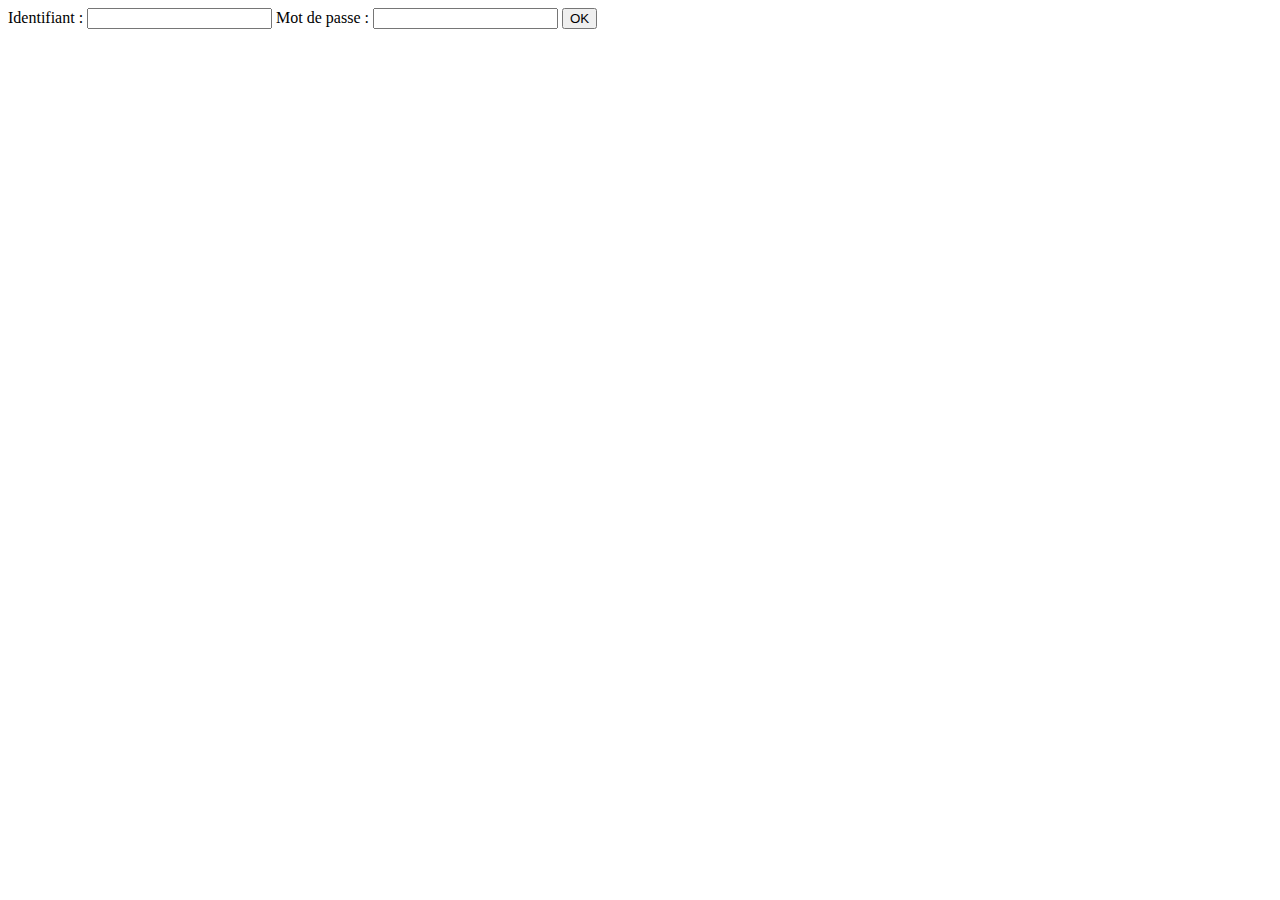
<file: day04/ex01/index.html>
<html>
	<head>
		<title>Formulaire d'identification</title>
	</head>

	<body>
		<form action="create.php" method="post">
			Identifiant : <input type="text" name="login">
			Mot de passe : <input type="password" name="passwd">
			<input type="submit" name="submit" value="OK">
		</form>
	</body>
</html>
</file>
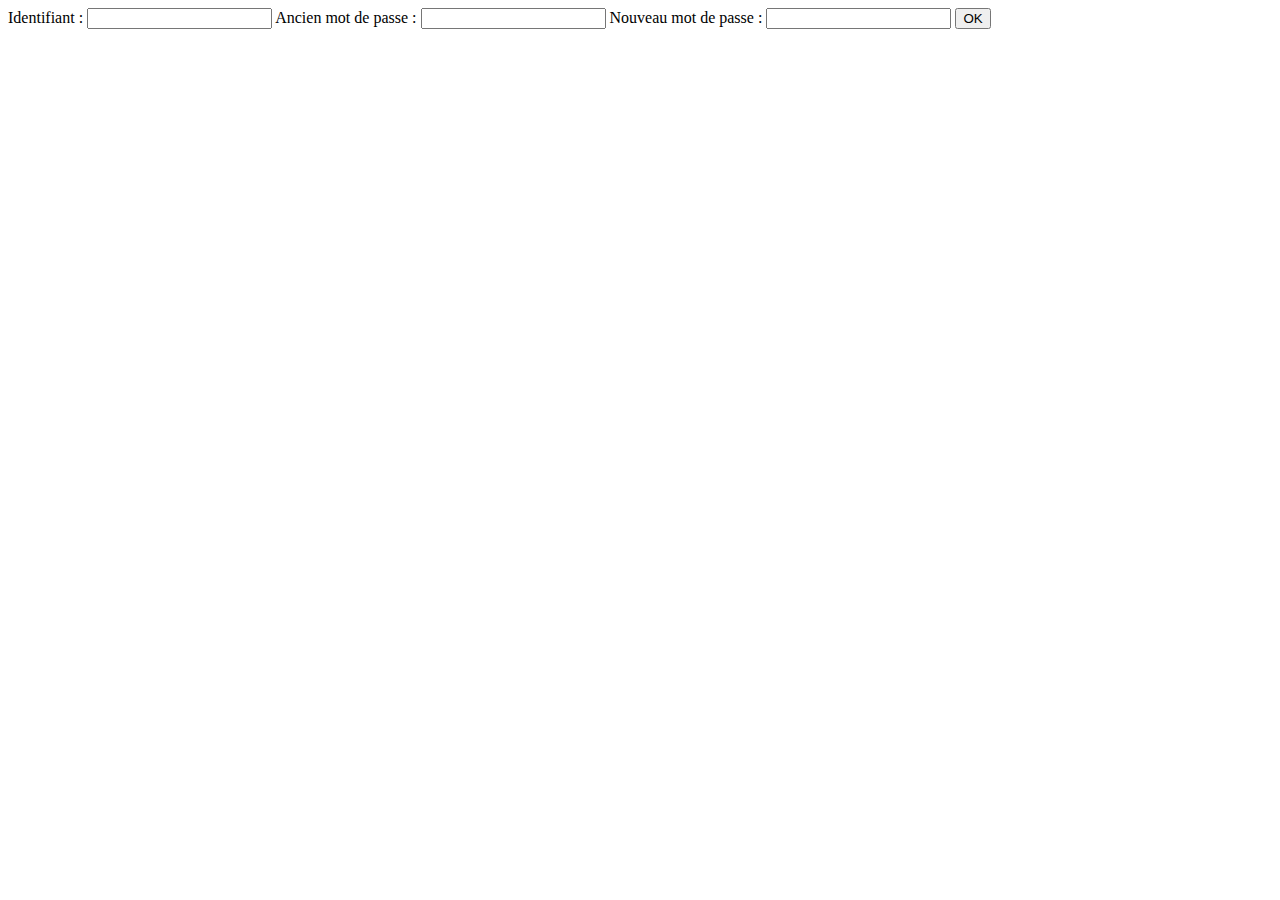
<file: day04/ex02/index.html>
<html>
	<head>
		<title>Formulaire d'identification</title>
	</head>

	<body>
		<form action="modif.php" method="post">
			Identifiant : <input type="text" name="login">
			Ancien mot de passe : <input type="password" name="oldpw">
			Nouveau mot de passe : <input type="password" name="newpw">
			<input type="submit" name="submit"  value="OK">
		</form>
	</body>
</html>
</file>
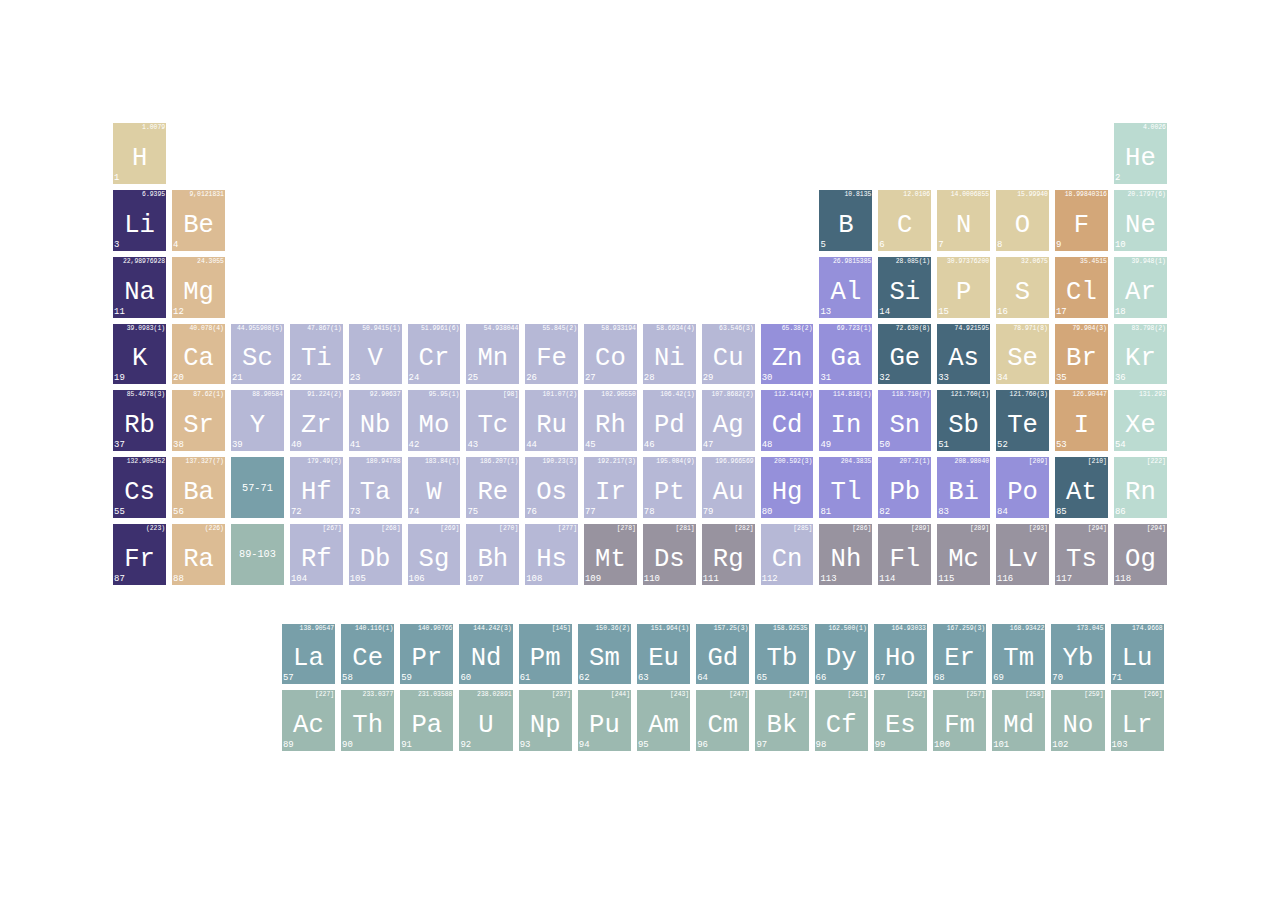
<file: day00/ex01/mendeleiev.html>
<HTML>

	<HEAD>
		<TITLE>Table de Mendeleiev</TITLE>
		<STYLE>

body {
	background-image: url("https://images.unsplash.com/photo-1516452391242-15957b3bb26a?ixlib=rb-0.3.5&ixid=eyJhcHBfaWQiOjEyMDd9&s=30a81ef2764800e13d06c8c32d2b8cf7&auto=format&fit=crop&w=927&q=80");
	background-size: 100%;
	font-family: 'Courier New';
	color: white;
}

	p {
		margin: 0;
		padding:0;
	}

	h1 {
		text-align: center;
		text-transform: uppercase;
		font-size: 4vw;
		margin-bottom:0;
	}

	table {
		margin-left:auto;
		margin-right:auto;
		margin-bottom:1vw;
		table-layout:fixed;
	}

	td {
		width: 4vw;
		height: 4vw;
	}

	.main {
		margin-left: 8%;
		margin-right: 8%;
	}

	.blank {
		vertical-align: bottom;
		text-align:center;
		font-size:1vw;
	}

	.show {
		border-style:solid;
		border-width:0.2vw;
	}

	.num {
		font-size:0.7vw;
		text-align: left;
	}

	.weight {
		font-size:0.5vw;
		text-align: right;
		vertical-align: top;
	}

	.element {
		font-size:2vw;
		text-align: center;
		margin-top:1vw;
	}

	#m_alcalin {background-color:#3D306E;}
	#alc_terreux {background-color:#DCBC94;}
	#lanthanide {background-color:#789FA9;}
	#actinide {background-color:#9CB9B0;}
	#m_transition {background-color:#B6B8D6;}
	#m_pauvre {background-color:#9590DA;}
	#metalloide {background-color:#46687B;}
	#n_metaux {background-color:#DDCFA4;}
	#halogene {background-color:#D3A779;}
	#gaz_noble {background-color:#BBDBD1;}
	#non_classe {background-color:#98939F;}

		</STYLE>
		<HEAD/>

			<BODY>

				<h1>Table de Mendeleiev</h1>
				<div contenteditable="true" class="main">
					<table title="Mendeleiev Table 1">
						<tr title="Numbering">
							<td class="blank">1</td>
							<td class="blank"></td>
							<td class="blank"></td>
							<td class="blank"></td>
							<td class="blank"></td>
							<td class="blank"></td>
							<td class="blank"></td>
							<td class="blank"></td>
							<td class="blank"</td>
							<td class="blank"></td>
							<td class="blank"></td>
							<td class="blank"></td>
							<td class="blank"></td>
							<td class="blank"></td>
							<td class="blank"></td>
							<td class="blank"></td>
							<td class="blank"></td>
							<td class="blank">18</td>
						</tr>
						<tr title="Line 1">
							<td class="show" id="n_metaux"><p class="weight">1.0079</p><p class="element">H</p><p class="num">1</p></td>
							<td class="blank">2</td>
							<td class="blank"></td>
							<td class="blank"></td>
							<td class="blank"></td>
							<td class="blank"></td>
							<td class="blank"></td>
							<td class="blank"></td>
							<td class="blank"></td>
							<td class="blank"></td>
							<td class="blank"></td>
							<td class="blank"></td>
							<td class="blank">13</td>
							<td class="blank">14</td>
							<td class="blank">15</td>
							<td class="blank">16</td>
							<td class="blank">17</td>
							<td class="show" id="gaz_noble"><p class="weight">4.0026</p><p class="element">He</p><p class="num">2</p></td>

						</tr>
						<tr title="Line 2">
							<td class="show" id="m_alcalin"><p class="weight">6.9395</p><p class="element">Li</p><p class="num">3</p></td>
							<td class="show" id="alc_terreux"><p class="weight">9,0121831</p><p class="element">Be</p><p class="num">4</p></td>
							<td class="blank"></td>
							<td class="blank"></td>
							<td class="blank"></td>
							<td class="blank"></td>
							<td class="blank"></td>
							<td class="blank"></td>
							<td class="blank"></td>
							<td class="blank"></td>
							<td class="blank"></td>
							<td class="blank"></td>
							<td class="show" id="metalloide"><p class="weight">10.8135</p><p class="element">B</p><p class="num">5</p></td>
							<td class="show" id="n_metaux"><p class="weight">12.0106</p><p class="element">C</p><p class="num">6</p></td>
							<td class="show" id="n_metaux"><p class="weight">14.0006855</p><p class="element">N</p><p class="num">7</p></td>
							<td class="show" id="n_metaux"><p class="weight">15.99940</p><p class="element">O</p><p class="num">8</p></td>
							<td class="show" id="halogene"><p class="weight">18.99840316</p><p class="element">F</p><p class="num">9</p></td>
							<td class="show" id="gaz_noble"><p class="weight">20.1797(6)</p><p class="element">Ne</p><p class="num">10</p></td>

						</tr>

						<tr title="Line 3">
							<td class="show" id="m_alcalin"><p class="weight">22,98976928</p><p class="element">Na</p><p class="num">11</p></td>
							<td class="show" id="alc_terreux"><p class="weight">24.3055</p><p class="element">Mg</p><p class="num">12</p></td>
							<td class="blank">3</td>
							<td class="blank">4</td>
							<td class="blank">5</td>
							<td class="blank">6</td>
							<td class="blank">7</td>
							<td class="blank">8</td>
							<td class="blank">9</td>
							<td class="blank">10</td>
							<td class="blank">11</td>
							<td class="blank">12</td>
							<td class="show" id="m_pauvre"><p class="weight">26.9815385</p><p class="element">Al</p><p class="num">13</p></td>
							<td class="show" id="metalloide"><p class="weight">28.085(1)</p><p class="element">Si</p><p class="num">14</p></td>
							<td class="show" id="n_metaux"><p class="weight">30.97376200</p><p class="element">P</p><p class="num">15</p></td>
							<td class="show" id="n_metaux"><p class="weight">32.0675</p><p class="element">S</p><p class="num">16</p></td>
							<td class="show" id="halogene"><p class="weight">35.4515</p><p class="element">Cl</p><p class="num">17</p></td>
							<td class="show" id="gaz_noble"><p class="weight">39.948(1)</p><p class="element">Ar</p><p class="num">18</p></td>

						</tr>

						<tr title="Line 4">
							<td class="show" id="m_alcalin"><p class="weight">39.0983(1)</p><p class="element">K</p><p class="num">19</p></td>
							<td class="show" id="alc_terreux"><p class="weight">40.078(4)</p><p class="element">Ca</p><p class="num">20</p></td>
							<td class="show" id="m_transition"><p class="weight">44.955908(5)</p><p class="element">Sc</p><p class="num">21</p></td>
							<td class="show" id="m_transition"><p class="weight">47.867(1)</p><p class="element">Ti</p><p class="num">22</p></td>
							<td class="show" id="m_transition"><p class="weight">50.9415(1)</p><p class="element">V</p><p class="num">23</p></td>
							<td class="show" id="m_transition"><p class="weight">51.9961(6)</p><p class="element">Cr</p><p class="num">24</p></td>
							<td class="show" id="m_transition"><p class="weight">54.938044</p><p class="element">Mn</p><p class="num">25</p></td>
							<td class="show" id="m_transition"><p class="weight">55.845(2)</p><p class="element">Fe</p><p class="num">26</p></td>
							<td class="show" id="m_transition"><p class="weight">58.933194</p><p class="element">Co</p><p class="num">27</p></td>
							<td class="show" id="m_transition"><p class="weight">58.6934(4)</p><p class="element">Ni</p><p class="num">28</p></td>
							<td class="show" id="m_transition"><p class="weight">63.546(3)</p><p class="element">Cu</p><p class="num">29</p></td>
							<td class="show" id="m_pauvre"><p class="weight">65.38(2)</p><p class="element">Zn</p><p class="num">30</p></td>
							<td class="show" id="m_pauvre"><p class="weight">69.723(1)</p><p class="element">Ga</p><p class="num">31</p></td>
							<td class="show" id="metalloide"><p class="weight">72.630(8)</p><p class="element">Ge</p><p class="num">32</p></td>
							<td class="show" id="metalloide"><p class="weight">74.921595</p><p class="element">As</p><p class="num">33</p></td>
							<td class="show" id="n_metaux"><p class="weight">78.971(8)</p><p class="element">Se</p><p class="num">34</p></td>
							<td class="show" id="halogene"><p class="weight">79.904(3)</p><p class="element">Br</p><p class="num">35</p></td>
							<td class="show" id="gaz_noble"><p class="weight">83.798(2)</p><p class="element">Kr</p><p class="num">36</p></td>

						</tr>

						<tr title="Line 5">
							<td class="show" id="m_alcalin"><p class="weight">85.4678(3)</p><p class="element">Rb</p><p class="num">37</p></td>
							<td class="show" id="alc_terreux"><p class="weight">87.62(1)</p><p class="element">Sr</p><p class="num">38</p></td>
							<td class="show" id="m_transition"><p class="weight">88.90584</p><p class="element">Y</p><p class="num">39</p></td>
							<td class="show" id="m_transition"><p class="weight">91.224(2)</p><p class="element">Zr</p><p class="num">40</p></td>
							<td class="show" id="m_transition"><p class="weight">92.90637</p><p class="element">Nb</p><p class="num">41</p></td>
							<td class="show" id="m_transition"><p class="weight">95.95(1)</p><p class="element">Mo</p><p class="num">42</p></td>
							<td class="show" id="m_transition"><p class="weight">[98]</p><p class="element">Tc</p><p class="num">43</p></td>
							<td class="show" id="m_transition"><p class="weight">101.07(2)</p><p class="element">Ru</p><p class="num">44</p></td>
							<td class="show" id="m_transition"><p class="weight">102.90550</p><p class="element">Rh</p><p class="num">45</p></td>
							<td class="show" id="m_transition"><p class="weight">106.42(1)</p><p class="element">Pd</p><p class="num">46</p></td>
							<td class="show" id="m_transition"><p class="weight">107.8682(2)</p><p class="element">Ag</p><p class="num">47</p></td>
							<td class="show" id="m_pauvre"><p class="weight">112.414(4)</p><p class="element">Cd</p><p class="num">48</p></td>
							<td class="show" id="m_pauvre"><p class="weight">114.818(1)</p><p class="element">In</p><p class="num">49</p></td>
							<td class="show" id="m_pauvre"><p class="weight">118.710(7)</p><p class="element">Sn</p><p class="num">50</p></td>
							<td class="show" id="metalloide"><p class="weight">121.760(1)</p><p class="element">Sb</p><p class="num">51</p></td>
							<td class="show" id="metalloide"><p class="weight">121.760(3)</p><p class="element">Te</p><p class="num">52</p></td>
							<td class="show" id="halogene"><p class="weight">126.90447</p><p class="element">I</p><p class="num">53</p></td>
							<td class="show" id="gaz_noble"><p class="weight">131.293</p><p class="element">Xe</p><p class="num">54</p></td>

						</tr>

						<tr title="Line 6">
							<td class="show" id="m_alcalin"><p class="weight">132.905452</p><p class="element">Cs</p><p class="num">55</p></td>
							<td class="show" id="alc_terreux"><p class="weight">137.327(7)</p><p class="element">Ba</p><p class="num">56</p></td>
							<td class="show" id="lanthanide"><p style="text-align:center;font-size:0.8vw">57-71</p></td>
							<td class="show" id="m_transition"><p class="weight">179.49(2)</p><p class="element">Hf</p><p class="num">72</p></td>
							<td class="show" id="m_transition"><p class="weight">180.94788</p><p class="element">Ta</p><p class="num">73</p></td>
							<td class="show" id="m_transition"><p class="weight">183.84(1)</p><p class="element">W</p><p class="num">74</p></td>
							<td class="show" id="m_transition"><p class="weight">186.207(1)</p><p class="element">Re</p><p class="num">75</p></td>
							<td class="show" id="m_transition"><p class="weight">190.23(3)</p><p class="element">Os</p><p class="num">76</p></td>
							<td class="show" id="m_transition"><p class="weight">192.217(3)</p><p class="element">Ir</p><p class="num">77</p></td>
							<td class="show" id="m_transition"><p class="weight">195.084(9)</p><p class="element">Pt</p><p class="num">78</p></td>
							<td class="show" id="m_transition"><p class="weight">196.966569</p><p class="element">Au</p><p class="num">79</p></td>
							<td class="show" id="m_pauvre"><p class="weight">200.592(3)</p><p class="element">Hg</p><p class="num">80</p></td>
							<td class="show" id="m_pauvre"><p class="weight">204.3835</p><p class="element">Tl</p><p class="num">81</p></td>
							<td class="show" id="m_pauvre"><p class="weight">207.2(1)</p><p class="element">Pb</p><p class="num">82</p></td>
							<td class="show" id="m_pauvre"><p class="weight">208.98040</p><p class="element">Bi</p><p class="num">83</p></td>
							<td class="show" id="m_pauvre"><p class="weight">[209]</p><p class="element">Po</p><p class="num">84</p></td>
							<td class="show" id="metalloide"><p class="weight">[210]</p><p class="element">At</p><p class="num">85</p></td>
							<td class="show" id="gaz_noble"><p class="weight">[222]</p><p class="element">Rn</p><p class="num">86</p></td>

						</tr>
						<tr title="line 7">
							<td class="show" id="m_alcalin"><p class="weight">(223)</p><p class="element">Fr</p><p class="num">87</p></td>
							<td class="show" id="alc_terreux"><p class="weight">(226)</p><p class="element">Ra</p><p class="num">88</p></td>
							<td class="show" id="actinide"><p style="text-align:center;font-size:0.8vw" >89-103</p></td>
							<td class="show" id="m_transition"><p class="weight">[267]</p><p class="element">Rf</p><p class="num">104</p></td>
							<td class="show" id="m_transition"><p class="weight">[268]</p><p class="element">Db</p><p class="num">105</p></td>
							<td class="show" id="m_transition"><p class="weight">[269]</p><p class="element">Sg</p><p class="num">106</p></td>
							<td class="show" id="m_transition"><p class="weight">[270]</p><p class="element">Bh</p><p class="num">107</p></td>
							<td class="show" id="m_transition"><p class="weight">[277]</p><p class="element">Hs</p><p class="num">108</p></td>
							<td class="show" id="non_classe"><p class="weight">[278]</p><p class="element">Mt</p><p class="num">109</p></td>
							<td class="show" id="non_classe"><p class="weight">[281]</p><p class="element">Ds</p><p class="num">110</p></td>
							<td class="show" id="non_classe"><p class="weight">[282]</p><p class="element">Rg</p><p class="num">111</p></td>
							<td class="show" id="m_transition"><p class="weight">[285]</p><p class="element">Cn</p><p class="num">112</p></td>
							<td class="show" id="non_classe"><p class="weight">[286]</p><p class="element">Nh</p><p class="num">113</p></td>
							<td class="show" id="non_classe"><p class="weight">[289]</p><p class="element">Fl</p><p class="num">114</p></td>
							<td class="show" id="non_classe"><p class="weight">[289]</p><p class="element">Mc</p><p class="num">115</p></td>
							<td class="show" id="non_classe"><p class="weight">[293]</p><p class="element">Lv</p><p class="num">116</p></td>
							<td class="show" id="non_classe"><p class="weight">[294]</p><p class="element">Ts</p><p class="num">117</p></td>
							<td class="show" id="non_classe"><p class="weight">[294]</p><p class="element">Og</p><p class="num">118</p></td>
						</tr>

					</table>	

					</br>

					<table title="Mendeleiev Table 2">
						<tr title="line 8">
							<td class="blank"></td>
							<td class="blank"></td>
							<td class="blank"></td>
							<td class="show" id="lanthanide"><p class="weight">138.90547</p><p class="element">La</p><p class="num">57</p></td>
							<td class="show" id="lanthanide"><p class="weight">140.116(1)</p><p class="element">Ce</p><p class="num">58</p></td>
							<td class="show" id="lanthanide"><p class="weight">140.90766</p><p class="element">Pr</p><p class="num">59</p></td>
							<td class="show" id="lanthanide"><p class="weight">144.242(3)</p><p class="element">Nd</p><p class="num">60</p></td>
							<td class="show" id="lanthanide"><p class="weight">[145]</p><p class="element">Pm</p><p class="num">61</p></td>
							<td class="show" id="lanthanide"><p class="weight">150.36(2)</p><p class="element">Sm</p><p class="num">62</p></td>
							<td class="show" id="lanthanide"><p class="weight">151.964(1)</p><p class="element">Eu</p><p class="num">63</p></td>
							<td class="show" id="lanthanide"><p class="weight">157.25(3)</p><p class="element">Gd</p><p class="num">64</p></td>
							<td class="show" id="lanthanide"><p class="weight">158.92535</p><p class="element">Tb</p><p class="num">65</p></td>
							<td class="show" id="lanthanide"><p class="weight">162.500(1)</p><p class="element">Dy</p><p class="num">66</p></td>
							<td class="show" id="lanthanide"><p class="weight">164.93033</p><p class="element">Ho</p><p class="num">67</p></td>
							<td class="show" id="lanthanide"><p class="weight">167.259(3)</p><p class="element">Er</p><p class="num">68</p></td>
							<td class="show" id="lanthanide"><p class="weight">168.93422</p><p class="element">Tm</p><p class="num">69</p></td>
							<td class="show" id="lanthanide"><p class="weight">173.045</p><p class="element">Yb</p><p class="num">70</p></td>
							<td class="show" id="lanthanide"><p class="weight">174.9668</p><p class="element">Lu</p><p class="num">71</p></td>
						</tr>
						<tr title="line 9">
							<td class="blank"></td>
							<td class="blank"></td>
							<td class="blank"></td>
							<td class="show" id="actinide"><p class="weight">[227]</p><p class="element">Ac</p><p class="num">89</p></td>
							<td class="show" id="actinide"><p class="weight">233.0377</p><p class="element">Th</p><p class="num">90</p></td>
							<td class="show" id="actinide"><p class="weight">231.03588</p><p class="element">Pa</p><p class="num">91</p></td>
							<td class="show" id="actinide"><p class="weight">238.02891</p><p class="element">U</p><p class="num">92</p></td>
							<td class="show" id="actinide"><p class="weight">[237]</p><p class="element">Np</p><p class="num">93</p></td>
							<td class="show" id="actinide"><p class="weight">[244]</p><p class="element">Pu</p><p class="num">94</p></td>
							<td class="show" id="actinide"><p class="weight">[243]</p><p class="element">Am</p><p class="num">95</p></td>
							<td class="show" id="actinide"><p class="weight">[247]</p><p class="element">Cm</p><p class="num">96</p></td>
							<td class="show" id="actinide"><p class="weight">[247]</p><p class="element">Bk</p><p class="num">97</p></td>
							<td class="show" id="actinide"><p class="weight">[251]</p><p class="element">Cf</p><p class="num">98</p></td>
							<td class="show" id="actinide"><p class="weight">[252]</p><p class="element">Es</p><p class="num">99</p></td>
							<td class="show" id="actinide"><p class="weight">[257]</p><p class="element">Fm</p><p class="num">100</p></td>
							<td class="show" id="actinide"><p class="weight">[258]</p><p class="element">Md</p><p class="num">101</p></td>
							<td class="show" id="actinide"><p class="weight">[259]</p><p class="element">No</p><p class="num">102</p></td>
							<td class="show" id="actinide"><p class="weight">[266]</p><p class="element">Lr</p><p class="num">103</p></td>
						</tr>

					</table>
				</div>


			</BODY>

</HTML>
</file>
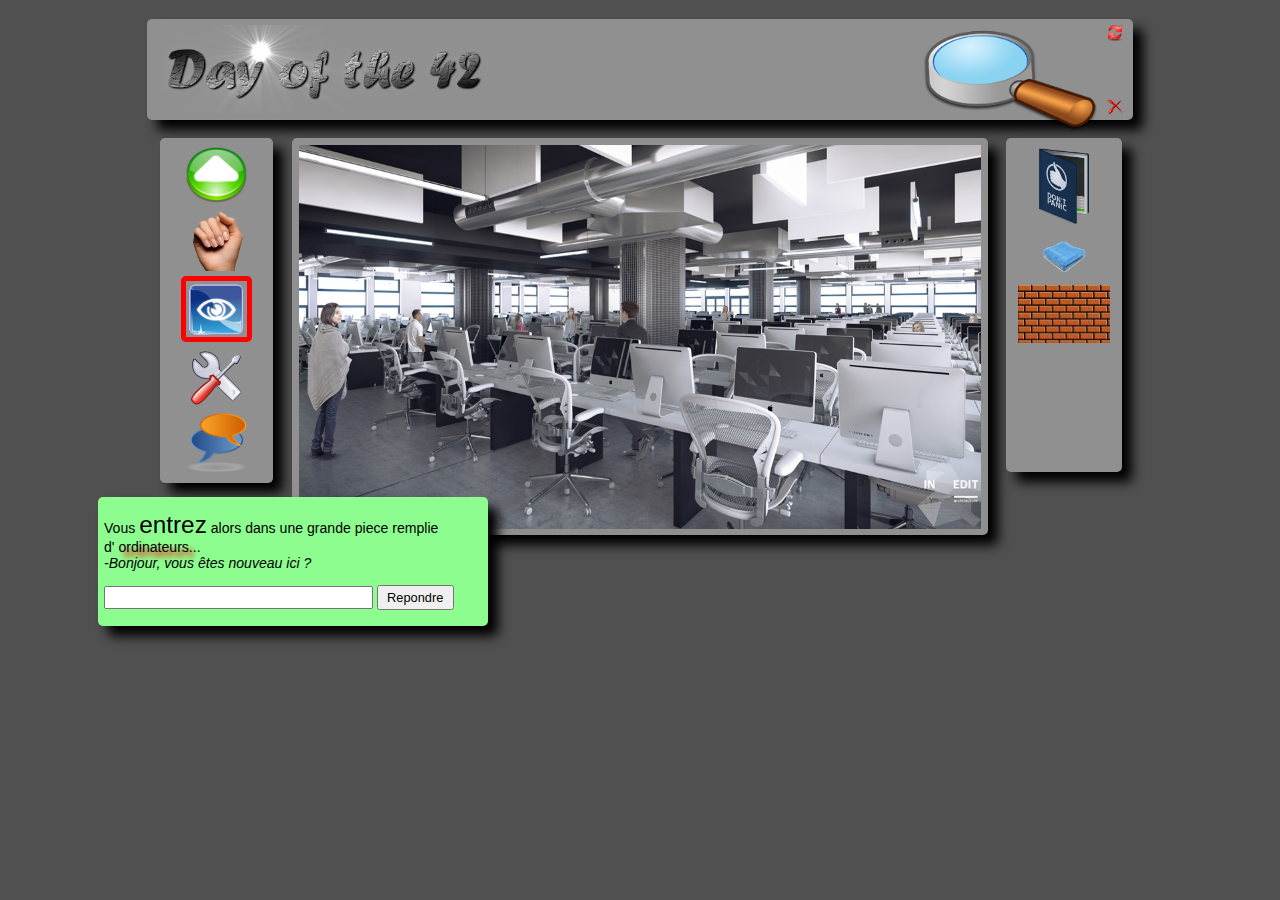
<file: day00/ex02/doft.html>
<HTML>

<HEAD>
	<TITLE>Day of the 42</TITLE>
	<LINK rel="stylesheet" type="text/css" href="doft.css">
</HEAD>

<BODY>
	<div id="box" class="header" title="header">
		<img class="img42" src="resources/day_of_the_42.png" alt="Logo">
		<div class="header3" title="header3/3">
			<a href="http://disney.com/" alt="Disney.com">
				<img class ="imgreload" src="resources/reload.png" alt="Reload" title="Recommencer au debut">
			</a>
			<a href="https://www.relaischateaux.com/fr/" alt="Relaischateaux.com">
				<img class ="imgclose" src="resources/close.gif" alt="Close" title="Deconnecter">
			</a>
		</div>
		<div class="header2" title="header2/3">
			<img class="imgloupe" src="resources/loupe.png" alt="Loupe">
		</div>
	</div>
	<div id ="box" class="left" title="Actions de gauche">
		<img class="imgbutton"src="resources/arrow.png" alt="Avancer">
		<img class="imgbutton" src="resources/main.png" alt="Prendre">
		<img class="imgoeil" src="resources/oeil.png" alt="Regarder">
		<img class="imgbutton" src="resources/outil.png" alt="Utiliser">
		<img class="imgbutton" src="resources/chat-icon.png" alt="Parler">
	</div>
	<div id="box" class="middle" title="Image centrale">
		<a href="https://www.apple.com/" alt="Apple.com"> 
			 <div class="areamac" title="Lien mac"></div>
		</a>
		<a href="http://www.ikea.com/" alt="Ikea.com"> 
			<div class="areachair" title="Lien chaise"></div>
		</a>
		<img width="100%" src="resources/cluster.jpg" alt="Cluster">
	</div>
	<div id ="box" class="right" title="Actions de droite">
		<img class="imgbutton"src="resources/book.png" alt="Livre">
		<img class="imgbutton"src="resources/towel.png" alt="Serviette">
		<div class="wall"></div>
	</div>
	<div  class="form" title="Formulaire">
		<p>
			Vous <span style="font-size:1.9vw">entrez</span> alors dans une grande piece remplie d'
			<span class="textshadow">ordinateurs</span>...
			</br><i>-Bonjour, vous &ecirctes nouveau ici ?</i>
		</p>
		<form>
			<input type="text" name="reponse"/>
			<button>Repondre</button>
		</form>
	</div>
</BODY>
</HTML>
</file>
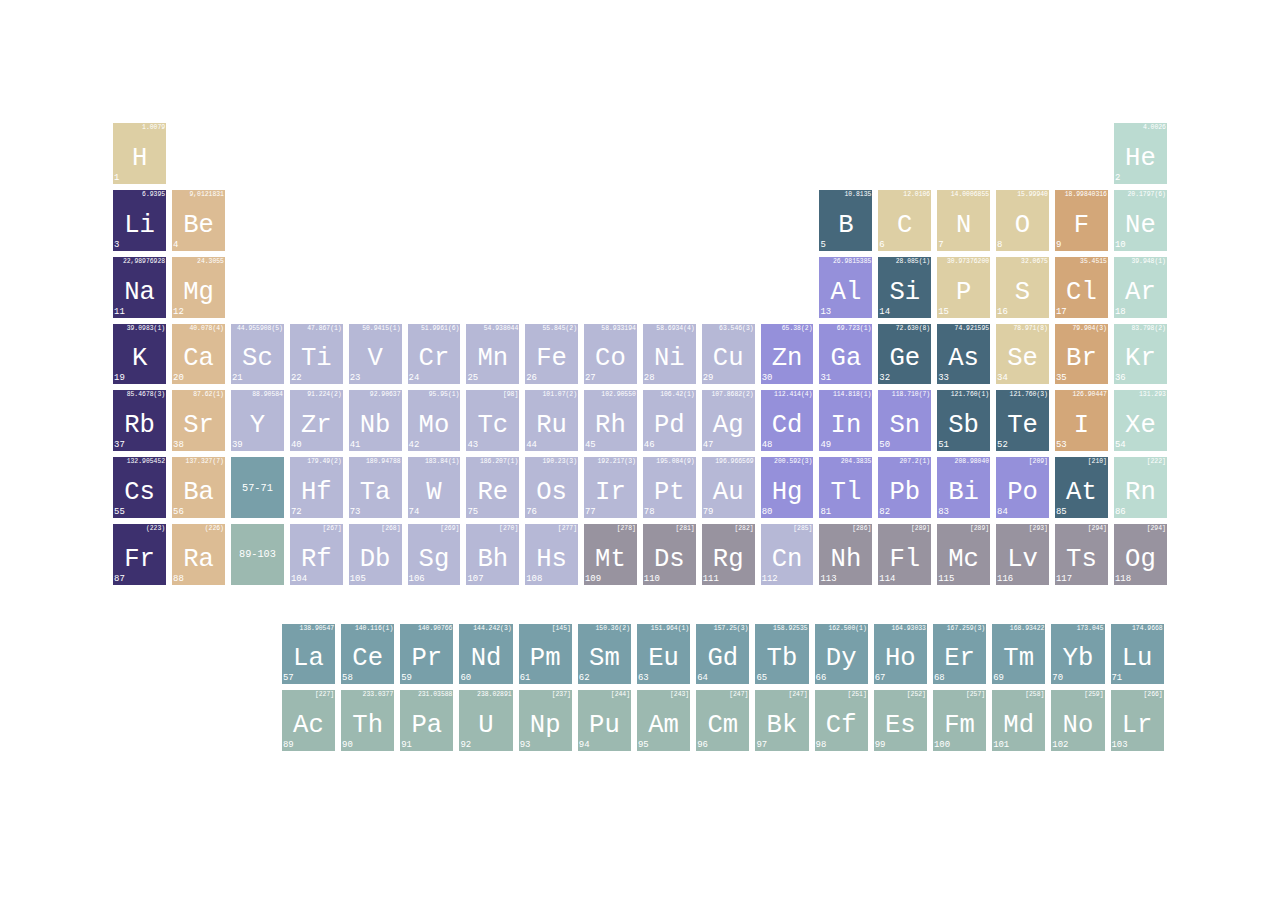
<file: day00/ex03/responsive.html>
<HTML>

<HEAD>
	<TITLE>Table de Mendeleiev</TITLE>
	<LINK rel="stylesheet" type="text/css" href="responsive.css"/>
<HEAD/>

<BODY>
	<h1>Table de Mendeleiev</h1>
	<div contenteditable="true" class="main">
		<table title="Mendeleiev Table 1">
			<tr title="Numbering">
				<td class="blank">1</td>
				<td class="blank"></td>
				<td class="blank"></td>
				<td class="blank"></td>
				<td class="blank"></td>
				<td class="blank"></td>
				<td class="blank"></td>
				<td class="blank"></td>
				<td class="blank"</td>
				<td class="blank"></td>
				<td class="blank"></td>
				<td class="blank"></td>
				<td class="blank"></td>
				<td class="blank"></td>
				<td class="blank"></td>
				<td class="blank"></td>
				<td class="blank"></td>
				<td class="blank">18</td>
			</tr>
			<tr title="Line 1">
				<td class="show" id="n_metaux"><p class="weight">1.0079</p><p class="element">H</p><p class="num">1</p></td>
				<td class="blank">2</td>
				<td class="blank"></td>
				<td class="blank"></td>
				<td class="blank"></td>
				<td class="blank"></td>
				<td class="blank"></td>
				<td class="blank"></td>
				<td class="blank"></td>
				<td class="blank"></td>
				<td class="blank"></td>
				<td class="blank"></td>
				<td class="blank">13</td>
				<td class="blank">14</td>
				<td class="blank">15</td>
				<td class="blank">16</td>
				<td class="blank">17</td>
				<td class="show" id="gaz_noble"><p class="weight">4.0026</p><p class="element">He</p><p class="num">2</p></td>

			</tr>
			<tr title="Line 2">
				<td class="show" id="m_alcalin"><p class="weight">6.9395</p><p class="element">Li</p><p class="num">3</p></td>
				<td class="show" id="alc_terreux"><p class="weight">9,0121831</p><p class="element">Be</p><p class="num">4</p></td>
				<td class="blank"></td>
				<td class="blank"></td>
				<td class="blank"></td>
				<td class="blank"></td>
				<td class="blank"></td>
				<td class="blank"></td>
				<td class="blank"></td>
				<td class="blank"></td>
				<td class="blank"></td>
				<td class="blank"></td>
				<td class="show" id="metalloide"><p class="weight">10.8135</p><p class="element">B</p><p class="num">5</p></td>
				<td class="show" id="n_metaux"><p class="weight">12.0106</p><p class="element">C</p><p class="num">6</p></td>
				<td class="show" id="n_metaux"><p class="weight">14.0006855</p><p class="element">N</p><p class="num">7</p></td>
				<td class="show" id="n_metaux"><p class="weight">15.99940</p><p class="element">O</p><p class="num">8</p></td>
				<td class="show" id="halogene"><p class="weight">18.99840316</p><p class="element">F</p><p class="num">9</p></td>
				<td class="show" id="gaz_noble"><p class="weight">20.1797(6)</p><p class="element">Ne</p><p class="num">10</p></td>

			</tr>

			<tr title="Line 3">
				<td class="show" id="m_alcalin"><p class="weight">22,98976928</p><p class="element">Na</p><p class="num">11</p></td>
				<td class="show" id="alc_terreux"><p class="weight">24.3055</p><p class="element">Mg</p><p class="num">12</p></td>
				<td class="blank">3</td>
				<td class="blank">4</td>
				<td class="blank">5</td>
				<td class="blank">6</td>
				<td class="blank">7</td>
				<td class="blank">8</td>
				<td class="blank">9</td>
				<td class="blank">10</td>
				<td class="blank">11</td>
				<td class="blank">12</td>
				<td class="show" id="m_pauvre"><p class="weight">26.9815385</p><p class="element">Al</p><p class="num">13</p></td>
				<td class="show" id="metalloide"><p class="weight">28.085(1)</p><p class="element">Si</p><p class="num">14</p></td>
				<td class="show" id="n_metaux"><p class="weight">30.97376200</p><p class="element">P</p><p class="num">15</p></td>
				<td class="show" id="n_metaux"><p class="weight">32.0675</p><p class="element">S</p><p class="num">16</p></td>
				<td class="show" id="halogene"><p class="weight">35.4515</p><p class="element">Cl</p><p class="num">17</p></td>
				<td class="show" id="gaz_noble"><p class="weight">39.948(1)</p><p class="element">Ar</p><p class="num">18</p></td>

			</tr>

			<tr title="Line 4">
				<td class="show" id="m_alcalin"><p class="weight">39.0983(1)</p><p class="element">K</p><p class="num">19</p></td>
				<td class="show" id="alc_terreux"><p class="weight">40.078(4)</p><p class="element">Ca</p><p class="num">20</p></td>
				<td class="show" id="m_transition"><p class="weight">44.955908(5)</p><p class="element">Sc</p><p class="num">21</p></td>
				<td class="show" id="m_transition"><p class="weight">47.867(1)</p><p class="element">Ti</p><p class="num">22</p></td>
				<td class="show" id="m_transition"><p class="weight">50.9415(1)</p><p class="element">V</p><p class="num">23</p></td>
				<td class="show" id="m_transition"><p class="weight">51.9961(6)</p><p class="element">Cr</p><p class="num">24</p></td>
				<td class="show" id="m_transition"><p class="weight">54.938044</p><p class="element">Mn</p><p class="num">25</p></td>
				<td class="show" id="m_transition"><p class="weight">55.845(2)</p><p class="element">Fe</p><p class="num">26</p></td>
				<td class="show" id="m_transition"><p class="weight">58.933194</p><p class="element">Co</p><p class="num">27</p></td>
				<td class="show" id="m_transition"><p class="weight">58.6934(4)</p><p class="element">Ni</p><p class="num">28</p></td>
				<td class="show" id="m_transition"><p class="weight">63.546(3)</p><p class="element">Cu</p><p class="num">29</p></td>
				<td class="show" id="m_pauvre"><p class="weight">65.38(2)</p><p class="element">Zn</p><p class="num">30</p></td>
				<td class="show" id="m_pauvre"><p class="weight">69.723(1)</p><p class="element">Ga</p><p class="num">31</p></td>
				<td class="show" id="metalloide"><p class="weight">72.630(8)</p><p class="element">Ge</p><p class="num">32</p></td>
				<td class="show" id="metalloide"><p class="weight">74.921595</p><p class="element">As</p><p class="num">33</p></td>
				<td class="show" id="n_metaux"><p class="weight">78.971(8)</p><p class="element">Se</p><p class="num">34</p></td>
				<td class="show" id="halogene"><p class="weight">79.904(3)</p><p class="element">Br</p><p class="num">35</p></td>
				<td class="show" id="gaz_noble"><p class="weight">83.798(2)</p><p class="element">Kr</p><p class="num">36</p></td>

			</tr>

			<tr title="Line 5">
				<td class="show" id="m_alcalin"><p class="weight">85.4678(3)</p><p class="element">Rb</p><p class="num">37</p></td>
				<td class="show" id="alc_terreux"><p class="weight">87.62(1)</p><p class="element">Sr</p><p class="num">38</p></td>
				<td class="show" id="m_transition"><p class="weight">88.90584</p><p class="element">Y</p><p class="num">39</p></td>
				<td class="show" id="m_transition"><p class="weight">91.224(2)</p><p class="element">Zr</p><p class="num">40</p></td>
				<td class="show" id="m_transition"><p class="weight">92.90637</p><p class="element">Nb</p><p class="num">41</p></td>
				<td class="show" id="m_transition"><p class="weight">95.95(1)</p><p class="element">Mo</p><p class="num">42</p></td>
				<td class="show" id="m_transition"><p class="weight">[98]</p><p class="element">Tc</p><p class="num">43</p></td>
				<td class="show" id="m_transition"><p class="weight">101.07(2)</p><p class="element">Ru</p><p class="num">44</p></td>
				<td class="show" id="m_transition"><p class="weight">102.90550</p><p class="element">Rh</p><p class="num">45</p></td>
				<td class="show" id="m_transition"><p class="weight">106.42(1)</p><p class="element">Pd</p><p class="num">46</p></td>
				<td class="show" id="m_transition"><p class="weight">107.8682(2)</p><p class="element">Ag</p><p class="num">47</p></td>
				<td class="show" id="m_pauvre"><p class="weight">112.414(4)</p><p class="element">Cd</p><p class="num">48</p></td>
				<td class="show" id="m_pauvre"><p class="weight">114.818(1)</p><p class="element">In</p><p class="num">49</p></td>
				<td class="show" id="m_pauvre"><p class="weight">118.710(7)</p><p class="element">Sn</p><p class="num">50</p></td>
				<td class="show" id="metalloide"><p class="weight">121.760(1)</p><p class="element">Sb</p><p class="num">51</p></td>
				<td class="show" id="metalloide"><p class="weight">121.760(3)</p><p class="element">Te</p><p class="num">52</p></td>
				<td class="show" id="halogene"><p class="weight">126.90447</p><p class="element">I</p><p class="num">53</p></td>
				<td class="show" id="gaz_noble"><p class="weight">131.293</p><p class="element">Xe</p><p class="num">54</p></td>

			</tr>

			<tr title="Line 6">
				<td class="show" id="m_alcalin"><p class="weight">132.905452</p><p class="element">Cs</p><p class="num">55</p></td>
				<td class="show" id="alc_terreux"><p class="weight">137.327(7)</p><p class="element">Ba</p><p class="num">56</p></td>
				<td class="show" id="lanthanide"><p style="text-align:center;font-size:0.8vw">57-71</p></td>
				<td class="show" id="m_transition"><p class="weight">179.49(2)</p><p class="element">Hf</p><p class="num">72</p></td>
				<td class="show" id="m_transition"><p class="weight">180.94788</p><p class="element">Ta</p><p class="num">73</p></td>
				<td class="show" id="m_transition"><p class="weight">183.84(1)</p><p class="element">W</p><p class="num">74</p></td>
				<td class="show" id="m_transition"><p class="weight">186.207(1)</p><p class="element">Re</p><p class="num">75</p></td>
				<td class="show" id="m_transition"><p class="weight">190.23(3)</p><p class="element">Os</p><p class="num">76</p></td>
				<td class="show" id="m_transition"><p class="weight">192.217(3)</p><p class="element">Ir</p><p class="num">77</p></td>
				<td class="show" id="m_transition"><p class="weight">195.084(9)</p><p class="element">Pt</p><p class="num">78</p></td>
				<td class="show" id="m_transition"><p class="weight">196.966569</p><p class="element">Au</p><p class="num">79</p></td>
				<td class="show" id="m_pauvre"><p class="weight">200.592(3)</p><p class="element">Hg</p><p class="num">80</p></td>
				<td class="show" id="m_pauvre"><p class="weight">204.3835</p><p class="element">Tl</p><p class="num">81</p></td>
				<td class="show" id="m_pauvre"><p class="weight">207.2(1)</p><p class="element">Pb</p><p class="num">82</p></td>
				<td class="show" id="m_pauvre"><p class="weight">208.98040</p><p class="element">Bi</p><p class="num">83</p></td>
				<td class="show" id="m_pauvre"><p class="weight">[209]</p><p class="element">Po</p><p class="num">84</p></td>
				<td class="show" id="metalloide"><p class="weight">[210]</p><p class="element">At</p><p class="num">85</p></td>
				<td class="show" id="gaz_noble"><p class="weight">[222]</p><p class="element">Rn</p><p class="num">86</p></td>

			</tr>
			<tr title="line 7">
				<td class="show" id="m_alcalin"><p class="weight">(223)</p><p class="element">Fr</p><p class="num">87</p></td>
				<td class="show" id="alc_terreux"><p class="weight">(226)</p><p class="element">Ra</p><p class="num">88</p></td>
				<td class="show" id="actinide"><p style="text-align:center;font-size:0.8vw" >89-103</p></td>
				<td class="show" id="m_transition"><p class="weight">[267]</p><p class="element">Rf</p><p class="num">104</p></td>
				<td class="show" id="m_transition"><p class="weight">[268]</p><p class="element">Db</p><p class="num">105</p></td>
				<td class="show" id="m_transition"><p class="weight">[269]</p><p class="element">Sg</p><p class="num">106</p></td>
				<td class="show" id="m_transition"><p class="weight">[270]</p><p class="element">Bh</p><p class="num">107</p></td>
				<td class="show" id="m_transition"><p class="weight">[277]</p><p class="element">Hs</p><p class="num">108</p></td>
				<td class="show" id="non_classe"><p class="weight">[278]</p><p class="element">Mt</p><p class="num">109</p></td>
				<td class="show" id="non_classe"><p class="weight">[281]</p><p class="element">Ds</p><p class="num">110</p></td>
				<td class="show" id="non_classe"><p class="weight">[282]</p><p class="element">Rg</p><p class="num">111</p></td>
				<td class="show" id="m_transition"><p class="weight">[285]</p><p class="element">Cn</p><p class="num">112</p></td>
				<td class="show" id="non_classe"><p class="weight">[286]</p><p class="element">Nh</p><p class="num">113</p></td>
				<td class="show" id="non_classe"><p class="weight">[289]</p><p class="element">Fl</p><p class="num">114</p></td>
				<td class="show" id="non_classe"><p class="weight">[289]</p><p class="element">Mc</p><p class="num">115</p></td>
				<td class="show" id="non_classe"><p class="weight">[293]</p><p class="element">Lv</p><p class="num">116</p></td>
				<td class="show" id="non_classe"><p class="weight">[294]</p><p class="element">Ts</p><p class="num">117</p></td>
				<td class="show" id="non_classe"><p class="weight">[294]</p><p class="element">Og</p><p class="num">118</p></td>
				</tr>

		</table>

		</br>

		<table title="Mendeleiev Table 2">
			<tr title="line 8">
				<td class="blank"></td>
				<td class="blank"></td>
				<td class="blank"></td>
				<td class="show" id="lanthanide"><p class="weight">138.90547</p><p class="element">La</p><p class="num">57</p></td>
				<td class="show" id="lanthanide"><p class="weight">140.116(1)</p><p class="element">Ce</p><p class="num">58</p></td>
				<td class="show" id="lanthanide"><p class="weight">140.90766</p><p class="element">Pr</p><p class="num">59</p></td>
				<td class="show" id="lanthanide"><p class="weight">144.242(3)</p><p class="element">Nd</p><p class="num">60</p></td>
				<td class="show" id="lanthanide"><p class="weight">[145]</p><p class="element">Pm</p><p class="num">61</p></td>
				<td class="show" id="lanthanide"><p class="weight">150.36(2)</p><p class="element">Sm</p><p class="num">62</p></td>
				<td class="show" id="lanthanide"><p class="weight">151.964(1)</p><p class="element">Eu</p><p class="num">63</p></td>
				<td class="show" id="lanthanide"><p class="weight">157.25(3)</p><p class="element">Gd</p><p class="num">64</p></td>
				<td class="show" id="lanthanide"><p class="weight">158.92535</p><p class="element">Tb</p><p class="num">65</p></td>
				<td class="show" id="lanthanide"><p class="weight">162.500(1)</p><p class="element">Dy</p><p class="num">66</p></td>
				<td class="show" id="lanthanide"><p class="weight">164.93033</p><p class="element">Ho</p><p class="num">67</p></td>
				<td class="show" id="lanthanide"><p class="weight">167.259(3)</p><p class="element">Er</p><p class="num">68</p></td>
				<td class="show" id="lanthanide"><p class="weight">168.93422</p><p class="element">Tm</p><p class="num">69</p></td>
				<td class="show" id="lanthanide"><p class="weight">173.045</p><p class="element">Yb</p><p class="num">70</p></td>
				<td class="show" id="lanthanide"><p class="weight">174.9668</p><p class="element">Lu</p><p class="num">71</p></td>
			</tr>
			<tr title="line 9">
				<td class="blank"></td>
				<td class="blank"></td>
				<td class="blank"></td>
				<td class="show" id="actinide"><p class="weight">[227]</p><p class="element">Ac</p><p class="num">89</p></td>
				<td class="show" id="actinide"><p class="weight">233.0377</p><p class="element">Th</p><p class="num">90</p></td>
				<td class="show" id="actinide"><p class="weight">231.03588</p><p class="element">Pa</p><p class="num">91</p></td>
				<td class="show" id="actinide"><p class="weight">238.02891</p><p class="element">U</p><p class="num">92</p></td>
				<td class="show" id="actinide"><p class="weight">[237]</p><p class="element">Np</p><p class="num">93</p></td>
				<td class="show" id="actinide"><p class="weight">[244]</p><p class="element">Pu</p><p class="num">94</p></td>
				<td class="show" id="actinide"><p class="weight">[243]</p><p class="element">Am</p><p class="num">95</p></td>
				<td class="show" id="actinide"><p class="weight">[247]</p><p class="element">Cm</p><p class="num">96</p></td>
				<td class="show" id="actinide"><p class="weight">[247]</p><p class="element">Bk</p><p class="num">97</p></td>
				<td class="show" id="actinide"><p class="weight">[251]</p><p class="element">Cf</p><p class="num">98</p></td>
				<td class="show" id="actinide"><p class="weight">[252]</p><p class="element">Es</p><p class="num">99</p></td>
				<td class="show" id="actinide"><p class="weight">[257]</p><p class="element">Fm</p><p class="num">100</p></td>
				<td class="show" id="actinide"><p class="weight">[258]</p><p class="element">Md</p><p class="num">101</p></td>
				<td class="show" id="actinide"><p class="weight">[259]</p><p class="element">No</p><p class="num">102</p></td>
				<td class="show" id="actinide"><p class="weight">[266]</p><p class="element">Lr</p><p class="num">103</p></td>
			</tr>

		</table>
	</div>
</BODY>

</HTML>
</file>
<file: day00/ex02/doft.css>
body {
	background-color: RGB(80,80,80);
}

p { 
	font-size: 1.1vw;
	font-family: Arial;
	margin-right:10% ;
}

input {
	width: 70%;
	padding:0.5%;
}

button {
	width: 20%;
	font-size:1vw;
	padding:0.8%;
}

#box {
	background-color: RGB(144, 144, 144);
	box-shadow: 10px 10px 12px;
	border-radius: 5px;
	padding: 0.5%;
}
.header {
	margin-top:1.5%;
	margin-left:11%;
	margin-right:11%;
	margin-bottom:1.5%;
}

.header2 {
	width:20%;
	float:right;
}

.header3 {
	width:2%;
	float:right;
}

.left {
	margin-left: 12%;
	width: 8%;
	float: left;
}

.middle {
	margin-left: 1.5%;
	width: 54%;
	float: left;
}
.right {
	margin-left:1.5%;
	width:8vw;
	float: left;
}

.form {
	position:absolute;
	box-shadow: 10px 10px 12px;
	border-radius: 5px;
	margin-left:7%;	
	margin-top: 28%;	
	width:30%;
	background-color: RGB(140, 253, 142);
	padding-left:0.5%;

}

.areamac {
	width: 10%;
	height:8vw;
	position:absolute;
	margin-top: 17%;
	margin-left:42%;
}

.areachair {
	width: 7%;
	height:12vw;
	position:absolute;
	margin-top: 17%;
	margin-left:17%;
}

.img42 {
	width:35%;
}

.imgloupe {
	width:100%;
	float: left;
}

.imgreload {
	width: 80%;
}

.imgclose {
	width: 80%;
	margin-top:300%;
}
.tablehead {
	width: 20%;
	float: right;
	background-color:red;
}

.imgbutton {
	width:60%;
	margin-left:auto;
	margin-right:auto;
	margin-bottom:5%;
	display:block;
}

.imgoeil {
	width:60%;
	margin-left:auto;
	margin-right:auto;
	margin-bottom:5%;
	display:block;
	border-width: 5%;
	border-color: red;
	border-style:solid;
	border-width: thick;
	border-radius: 5px 5px;

}

.wall  {
	background-image: url("resources/brick.jpg");
	background-repeat: repeat;
	background-size: 30%;
	margin:auto;
	display:block;
	width: 90%;
	height: 4.5vw;
	margin-bottom: 120%;							
}

.textshadow {
	text-shadow: 5px 5px 5px red;
}
</file>
<file: day00/ex03/responsive.css>
body {
	background-image: url("https://images.unsplash.com/photo-1516452391242-15957b3bb26a?ixlib=rb-0.3.5&ixid=eyJhcHBfaWQiOjEyMDd9&s=30a81ef2764800e13d06c8c32d2b8cf7&auto=format&fit=crop&w=927&q=80");
	background-size: 100%;
	font-family: 'Courier New';
	color: white;
}

p {
	margin: 0;
	padding:0;
}

h1 {
	text-align: center;
	text-transform: uppercase;
	font-size: 4vw;
	margin-bottom:0;
}

table {
	margin-left:auto;
	margin-right:auto;
	margin-bottom:1vw;
	table-layout:fixed;
}

td {
	width: 4vw;
	height: 4vw;
}

.main {
	margin-left: 8%;
	margin-right: 8%;
}

.blank {
	vertical-align: bottom;
	text-align:center;
	font-size:1vw;
}

.show {
	border-style:solid;
	border-width:0.2vw;
}

.num {
	font-size:0.7vw;
	text-align: left;
}

.weight {
	font-size:0.5vw;
	text-align: right;
	vertical-align: top;
}

.element {
	font-size:2vw;
	text-align: center;
	margin-top:1vw;
}

#m_alcalin {
	background-color:#3D306E;
}

#alc_terreux {
	background-color:#DCBC94;
}

#lanthanide {
	background-color:#789FA9;
}

#actinide {
	background-color:#9CB9B0;
}

#m_transition {
	background-color:#B6B8D6;
}

#m_pauvre {
	background-color:#9590DA;
}

#metalloide {
	background-color:#46687B;
}

#n_metaux {
	background-color:#DDCFA4;
}

#halogene {
	background-color:#D3A779;
}

#gaz_noble {
	background-color:#BBDBD1;
}

#non_classe {
	background-color:#98939F;
}
</file>
